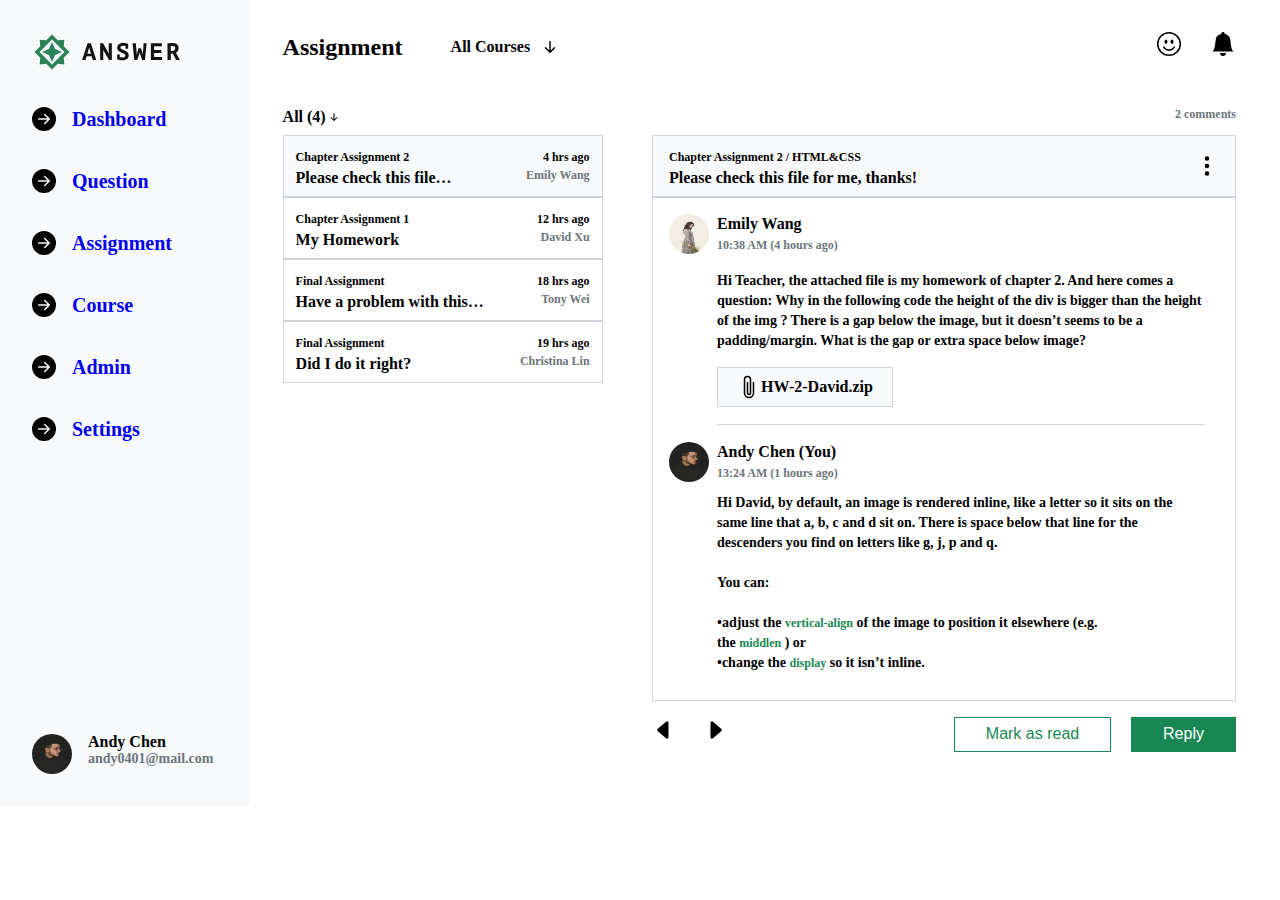
<file: index.html>
<!DOCTYPE html>
<html lang="en">

<head>
  <meta charset="UTF-8">
  <meta name="viewport" content="width=device-width, initial-scale=1.0">
  <meta http-equiv="X-UA-Compatible" content="ie=edge">
  <title>首頁</title>
  <link href="https://cdn.jsdelivr.net/npm/bootstrap@5.0.2/dist/css/bootstrap.min.css" rel="stylesheet" integrity="sha384-EVSTQN3/azprG1Anm3QDgpJLIm9Nao0Yz1ztcQTwFspd3yD65VohhpuuCOmLASjC" crossorigin="anonymous">
  <link rel="stylesheet" href="./assets/style/all.css">
  
</head>

<body>
  <div class="wrap">
    <div class="main_left">
      <h1>ANSWER</h1>
      <ul>
        <li>
          <img src="assets/images/arrow-right-circle-fill.svg" alt="">
          <a href="#">Dashboard</a>
        </li>
        <li>
          <img src="assets/images/arrow-right-circle-fill.svg" alt="">
          <a href="#">Question</a>
        </li>
        <li>
          <img src="assets/images/arrow-right-circle-fill.svg" alt="">
          <a href="#">Assignment</a>
        </li>
        <li>
          <img src="assets/images/arrow-right-circle-fill.svg" alt="">
          <a href="#">Course</a>
        </li>
        <li>
          <img src="assets/images/arrow-right-circle-fill.svg" alt="">
          <a href="#">Admin</a>
        </li>
        <li>
          <img src="assets/images/arrow-right-circle-fill.svg" alt="">
          <a href="#">Settings</a>
        </li>
      </ul>
      <div class="footer_left">
        <img src="assets/images/andychen.jpeg" alt="">
        <div>
          <p>Andy Chen</p>
          <a href="andy0401@mail.com">andy0401@mail.com</a>
        </div>
      </div>
    </div>
    
<div class="content">
    <div class="header">
        <div class="title">
          <h2>Assignment</h2>
          <p>All Courses</p>
          <img src="assets/images/arrow-down-short.svg" alt="">
        </div>
        <div class="icon">
          <img src="assets/images/emoji-smile.svg" alt="">
          <img src="assets/images/bell-fill.svg" alt="">
        </div>
    </div>

    <div class="content_details">
        <div class="content_left">
            <div class="all_figures">
                <h3>All (4)</h3>
                <img src="assets/images/arrow-down-short.svg" alt="">
            </div>
            <ul>
                <li class="bk_coo">
                    <div>
                        <p>Chapter Assignment 2</p>
                        <h3>Please check this file…</h3>
                    </div>
                    <div class="checklist_time">
                        <p>4 hrs ago</p>
                        <p class="coo_dg">Emily Wang</p>
                    </div> 
                </li>
                <li>
                    <div>
                        <p>Chapter Assignment 1</p>
                        <h3>My Homework</h3>
                    </div>
                    <div class="checklist_time">
                        <p>12 hrs ago</p>
                        <p class="coo_dg">David Xu</p>
                    </div> 
                </li>
                <li>
                    <div>
                        <p>Final Assignment</p>
                        <h3>Have a problem with this…</h3>
                    </div>
                    <div class="checklist_time">
                        <p>18 hrs ago</p>
                        <p class="coo_dg">Tony Wei</p>
                    </div>
                </li>
                <li>
                    <div>
                        <p>Final Assignment</p>
                        <h3>Did I do it right?</h3>
                    </div>
                    <div class="checklist_time">
                        <p>19 hrs ago</p>
                        <p class="coo_dg">Christina Lin</p>
                    </div>
                </li>
            </ul>
        </div>

        
        <div class="content_right">
            <p>2 comments</p>
            <div class="content_right_title  bk_coo">
                <div>
                    <p>Chapter Assignment 2 / HTML&CSS</p>
                    <h3>Please check this file for me, thanks!</h3>
                </div>
                <img src="assets/images/three-dots-vertical.svg" alt="">
            </div>
            <div class="content_right_lest">
                <div class="content_right_lest_first_time">
                    <img src="assets/images/emilywang.jpeg" alt="">
                    <div class="introduce">
                        <h3>Emily Wang</h3>
                        <span>10:38 AM (4 hours ago)</span>
                        <p>Hi Teacher, the attached file is my homework of chapter 2. And here comes a question: Why in the following code the height of the div is bigger than the height of the img ? There is a gap below the image, but it doesn’t seems to be a padding/margin. What is the gap or extra space below image?</p>
                        <div class="file_upload bk_coo">
                            <img src="assets/images/paperclip.svg" alt="">
                            <a href="#">HW-2-David.zip</a>
                        </div>
                    </div>
                </div>
                <div class="content_right_lest_Second">
                    <img src="assets/images/andychen.jpeg" alt="">
                    <div class="introduce_Second">
                        <h3>Andy Chen (You)</h3>
                        <span>13:24 AM (1 hours ago)</span>
                        <p>Hi David, by default, an image is rendered inline, like a letter so it sits on the same line that a, b, c and d sit on. There is space below that line for the descenders you find on letters like g, j, p and q.</p>
                        <p>You can:</p>
                        <p>•adjust the <span class="Change_color">vertical-align</span> of the image to position it elsewhere (e.g. <br>the  <span class="Change_color">middlen</span> ) or  <br>•change the <span class="Change_color">display</span> so it isn’t inline.</p>
                    </div>
                </div>
            </div>
            <div class="footer">
                <div class="page">
                    <a href="#"><img src="assets/images/caret-left-fill.svg" alt=""></a>
                    <a href="#"><img src="assets/images/caret-right-fill.svg" alt=""></a>
                </div>
                <div>
                    <input class="Mark" type="button" value="Mark as read">
                    <input class="Reply" type="button" value="Reply">
                </div>
            </div>
            

        </div>
    </div>

</div>


  </div>
  



 
  


  <footer class="footer">
    
  </footer>
  <script src="./assets/js/vendors.js"></script>
  <script src="./assets/js/all.js"></script>
  <script src="https://cdn.jsdelivr.net/npm/bootstrap@5.0.2/dist/js/bootstrap.bundle.min.js" integrity="sha384-MrcW6ZMFYlzcLA8Nl+NtUVF0sA7MsXsP1UyJoMp4YLEuNSfAP+JcXn/tWtIaxVXM" crossorigin="anonymous"></script>
</body>

</html>
</file>
<file: assets/style/all.css>
@charset "UTF-8";
/* http://meyerweb.com/eric/tools/css/reset/ 
   v2.0 | 20110126
   License: none (public domain)
*/
html, body, div, span, applet, object, iframe,
h1, h2, h3, h4, h5, h6, p, blockquote, pre,
a, abbr, acronym, address, big, cite, code,
del, dfn, em, img, ins, kbd, q, s, samp,
small, strike, strong, sub, sup, tt, var,
b, u, i, center,
dl, dt, dd, ol, ul, li,
fieldset, form, label, legend,
table, caption, tbody, tfoot, thead, tr, th, td,
article, aside, canvas, details, embed,
figure, figcaption, footer, header, hgroup,
menu, nav, output, ruby, section, summary,
time, mark, audio, video {
  margin: 0;
  padding: 0;
  border: 0;
  font-size: 100%;
  font: inherit;
  vertical-align: baseline; }

/* HTML5 display-role reset for older browsers */
article, aside, details, figcaption, figure,
footer, header, hgroup, menu, nav, section {
  display: block; }

body {
  line-height: 1.5; }

ol, ul {
  list-style: none; }

blockquote, q {
  quotes: none; }

blockquote:before, blockquote:after,
q:before, q:after {
  content: '';
  content: none; }

table {
  border-collapse: collapse;
  border-spacing: 0; }

*, *:before, *:after {
  -webkit-box-sizing: border-box;
          box-sizing: border-box; }

body {
  font-weight: bold; }

a {
  text-decoration: none;
  font-size: 20px; }
  a:hover {
    color: #198754; }
  a:active {
    color: #198754; }
  a:visited {
    color: #198754; }

h3 {
  font-size: 16px; }

/*圖片取代文字*/
.Picture_text {
  text-indent: 110%;
  white-space: nowrap;
  overflow: hidden; }

.coo_dg {
  color: #6C757D; }

.bk_coo {
  background-color: #F8F9FA; }

.wrap {
  display: -webkit-box;
  display: -ms-flexbox;
  display: flex; }

.content {
  width: 100%; }

.header {
  width: 100%;
  height: 93px;
  display: -webkit-box;
  display: -ms-flexbox;
  display: flex;
  -webkit-box-pack: justify;
      -ms-flex-pack: justify;
          justify-content: space-between;
  padding: 32px;
  margin-bottom: 12px; }
  .header .title {
    display: -webkit-box;
    display: -ms-flexbox;
    display: flex;
    -webkit-box-align: center;
        -ms-flex-align: center;
            align-items: center; }
    .header .title h2 {
      font-size: 24px;
      margin-right: 48px; }
    .header .title p {
      font-size: 16px;
      margin-right: 8px; }
    .header .title img {
      width: 24px; }
  .header .icon img {
    width: 24px;
    margin: 0px 13px; }

/*------------------------------------------------*/
.content_details {
  padding-left: 32px;
  display: -webkit-box;
  display: -ms-flexbox;
  display: flex;
  -webkit-box-pack: justify;
      -ms-flex-pack: justify;
          justify-content: space-between; }

.all_figures {
  display: -webkit-box;
  display: -ms-flexbox;
  display: flex;
  padding-bottom: 6px; }

.content_left ul li {
  display: -webkit-box;
  display: -ms-flexbox;
  display: flex;
  -webkit-box-pack: justify;
      -ms-flex-pack: justify;
          justify-content: space-between;
  width: 320px;
  height: 62px;
  border: 1px solid #CED4DA;
  padding: 12px; }
  .content_left ul li div p {
    font-size: 12px; }

.content_left .checklist_time {
  text-align: right; }

.content_right {
  width: 584px;
  margin-right: 44px; }
  .content_right p {
    font-size: 12px;
    color: #6C757D;
    text-align: right; }
  .content_right .content_right_title {
    display: -webkit-box;
    display: -ms-flexbox;
    display: flex;
    -webkit-box-pack: justify;
        -ms-flex-pack: justify;
            justify-content: space-between;
    height: 62px;
    padding: 12px 16px;
    margin-top: 12px;
    border: 1px solid #CED4DA; }
    .content_right .content_right_title img {
      width: 24px; }
    .content_right .content_right_title div {
      text-align: left; }
    .content_right .content_right_title div p {
      font-size: 12px;
      text-align: left;
      color: black; }
  .content_right .content_right_lest {
    padding-top: 16px;
    border: 1px solid #CED4DA; }
    .content_right .content_right_lest .content_right_lest_first_time {
      display: -webkit-box;
      display: -ms-flexbox;
      display: flex; }
    .content_right .content_right_lest .content_right_lest_Second {
      display: -webkit-box;
      display: -ms-flexbox;
      display: flex; }
    .content_right .content_right_lest img {
      width: 40px;
      height: 40px;
      border-radius: 50%;
      margin-left: 16px;
      margin-right: 8px; }
    .content_right .content_right_lest .introduce {
      width: 488px;
      line-height: 20px;
      padding-bottom: 16.5px;
      margin-bottom: 17.5px;
      border-bottom: 1px solid #CED4DA; }
      .content_right .content_right_lest .introduce span {
        font-size: 12px;
        color: #6C757D; }
      .content_right .content_right_lest .introduce p {
        font-size: 14px;
        color: black;
        text-align: left;
        padding: 16px 0px; }
      .content_right .content_right_lest .introduce .file_upload {
        width: 176px;
        height: 40px;
        display: -webkit-box;
        display: -ms-flexbox;
        display: flex;
        -webkit-box-pack: center;
            -ms-flex-pack: center;
                justify-content: center;
        -webkit-box-align: center;
            -ms-flex-align: center;
                align-items: center;
        border: 1px solid #CED4DA; }
        .content_right .content_right_lest .introduce .file_upload a {
          font-size: 16px;
          text-align: center;
          color: black; }
        .content_right .content_right_lest .introduce .file_upload img {
          width: 24px;
          margin: 0px; }
    .content_right .content_right_lest .introduce_Second {
      width: 488px;
      line-height: 20px;
      padding-bottom: 16.5px; }
      .content_right .content_right_lest .introduce_Second span {
        font-size: 12px;
        color: #6C757D; }
      .content_right .content_right_lest .introduce_Second p {
        font-size: 14px;
        color: black;
        text-align: left;
        padding: 10px 0px; }
      .content_right .content_right_lest .introduce_Second .Change_color {
        color: #198754; }
  .content_right .footer {
    display: -webkit-box;
    display: -ms-flexbox;
    display: flex;
    -webkit-box-pack: justify;
        -ms-flex-pack: justify;
            justify-content: space-between;
    -webkit-box-align: center;
        -ms-flex-align: center;
            align-items: center;
    margin-top: 16px; }
    .content_right .footer .page img {
      width: 24px;
      margin-right: 23px; }
    .content_right .footer .Mark {
      background-color: #fff;
      color: #198754;
      border: 1px solid #198754;
      width: 157px;
      height: 35px;
      font-size: 16px; }
    .content_right .footer .Reply {
      background-color: #198754;
      color: #fff;
      border: 1px solid #198754;
      width: 105px;
      height: 35px;
      font-size: 16px;
      margin-left: 16px; }

.main_left {
  background-color: #F8F9FA;
  width: 296px;
  padding: 32px; }
  .main_left h1 {
    background-image: url(../images/logo-ANSWER.svg);
    width: 150px;
    height: 40px;
    text-indent: 110%;
    white-space: nowrap;
    overflow: hidden;
    margin-bottom: 32px; }
  .main_left ul li {
    display: -webkit-box;
    display: -ms-flexbox;
    display: flex;
    margin-bottom: 32px; }
  .main_left ul li a {
    text-align: center;
    vertical-align: middle; }
  .main_left ul li img {
    width: 24px;
    margin-right: 16px; }

.footer_left {
  display: -webkit-box;
  display: -ms-flexbox;
  display: flex;
  margin-top: 290px; }
  .footer_left img {
    width: 40px;
    height: 40px;
    border-radius: 50%;
    margin-right: 16px; }
  .footer_left div {
    line-height: 16px; }
  .footer_left div p {
    font-size: 16px; }
  .footer_left div a {
    font-size: 14px;
    color: #6C757D; }

/*# sourceMappingURL=all.css.map */
</file>
